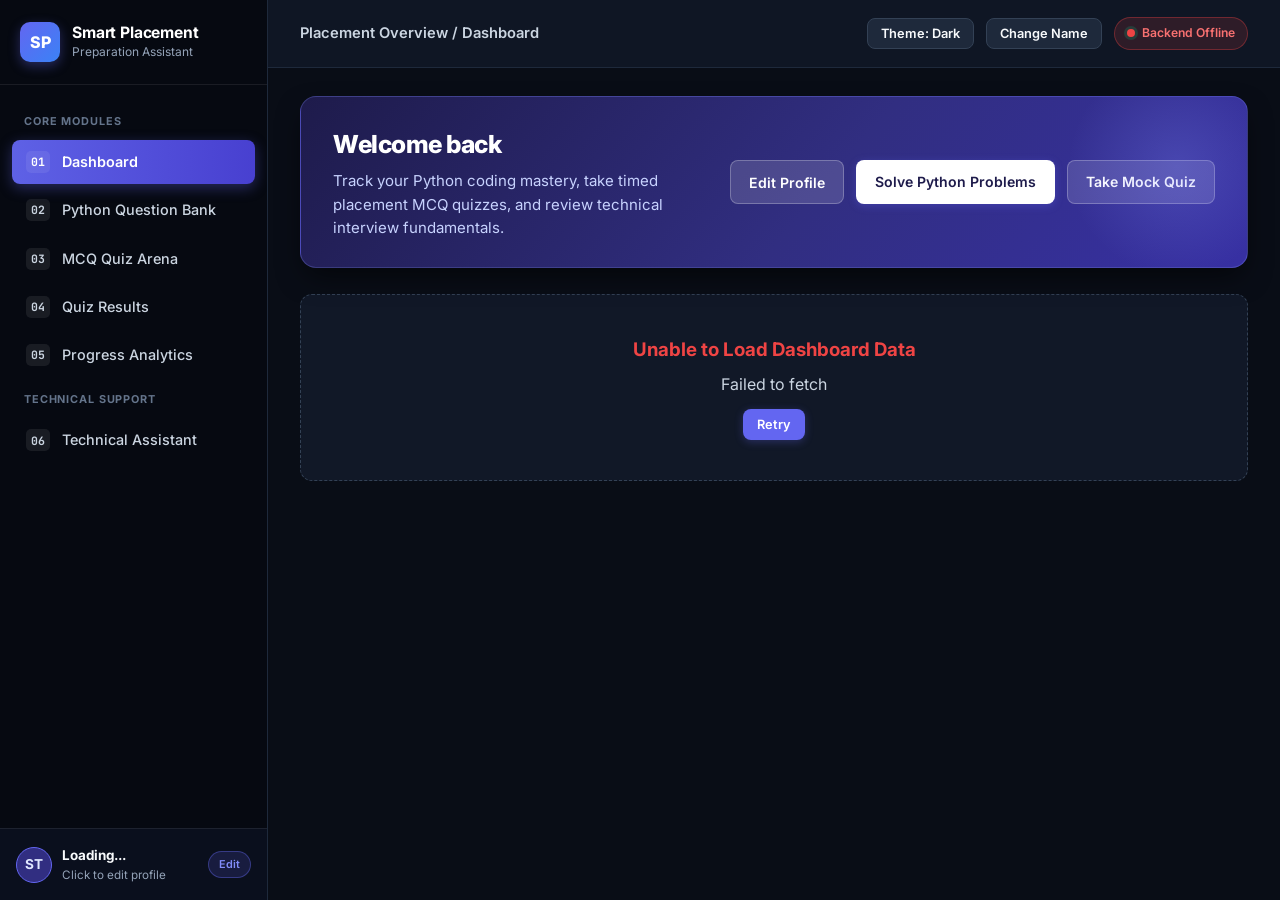
<file: frontend/index.html>
<!DOCTYPE html>
<html lang="en">
<head>
  <meta charset="UTF-8" />
  <meta name="viewport" content="width=device-width, initial-scale=1.0" />
  <title>Dashboard - Smart Placement Preparation Assistant</title>
  <link rel="stylesheet" href="css/style.css" />
</head>
<body>
  <div class="app-shell">
    <!-- Sidebar Navigation -->
    <aside class="sidebar" id="sidebar">
      <div class="sidebar-brand">
        <div class="brand-logo">SP</div>
        <div class="brand-text">
          <h1>Smart Placement</h1>
          <span>Preparation Assistant</span>
        </div>
      </div>

      <nav class="sidebar-nav">
        <span class="nav-section-label">Core Modules</span>
        <a href="index.html" class="nav-link active">
          <span class="nav-icon">01</span>
          <span>Dashboard</span>
        </a>
        <a href="questions.html" class="nav-link">
          <span class="nav-icon">02</span>
          <span>Python Question Bank</span>
        </a>
        <a href="quiz.html" class="nav-link">
          <span class="nav-icon">03</span>
          <span>MCQ Quiz Arena</span>
        </a>
        <a href="results.html" class="nav-link">
          <span class="nav-icon">04</span>
          <span>Quiz Results</span>
        </a>
        <a href="progress.html" class="nav-link">
          <span class="nav-icon">05</span>
          <span>Progress Analytics</span>
        </a>
        <span class="nav-section-label">Technical Support</span>
        <a href="chatbot.html" class="nav-link">
          <span class="nav-icon">06</span>
          <span>Technical Assistant</span>
        </a>
      </nav>

      <div class="sidebar-footer">
        <div class="student-mini-card" id="sidebar-student-card" onclick="openProfileModal()" style="cursor:pointer;" title="Click to change your name and profile">
          <div class="student-avatar" id="sidebar-student-avatar">ST</div>
          <div class="student-info" style="flex:1;">
            <strong id="sidebar-student-name">Loading...</strong>
            <small id="sidebar-student-meta">Click to edit profile</small>
          </div>
          <span class="badge badge-category" style="font-size:0.68rem;">Edit</span>
        </div>
      </div>
    </aside>

    <!-- Main Content Wrapper -->
    <div class="main-wrapper">
      <header class="topbar">
        <div class="topbar-left">
          <button class="mobile-menu-btn" id="mobile-menu-btn" aria-label="Toggle Menu">Menu</button>
          <span class="page-breadcrumb">Placement Overview / Dashboard</span>
        </div>
        <div class="topbar-right">
          <div class="api-status-pill" id="api-status-pill">
            <span class="status-dot"></span>
            <span>Connecting to API...</span>
          </div>
        </div>
      </header>

      <main class="main-content">
        <!-- Hero Banner -->
        <section class="hero-banner">
          <div class="hero-text">
            <h2 id="student-welcome-name">Welcome back</h2>
            <p id="student-target-role">
              Track your Python coding mastery, take timed placement MCQ quizzes, and review technical interview fundamentals.
            </p>
          </div>
          <div class="hero-actions">
            <button type="button" class="btn btn-light" onclick="openProfileModal()">
              Edit Profile
            </button>
            <a href="questions.html" class="btn btn-primary" style="background:#ffffff; color:#1e1b4b;">
              Solve Python Problems
            </a>
            <a href="quiz.html" class="btn btn-light">
              Take Mock Quiz
            </a>
          </div>
        </section>

        <!-- Loading State -->
        <div id="dashboard-loading" class="state-box">
          <div class="spinner"></div>
          <p>Retrieving real-time metrics from SQLite database...</p>
        </div>

        <!-- Error State -->
        <div id="dashboard-error" class="state-box" style="display:none;"></div>

        <!-- Dynamic Dashboard Content -->
        <div id="dashboard-content" style="display:none;">
          <!-- 5 Key Stat Cards -->
          <section class="stats-grid">
            <div class="stat-card">
              <div class="stat-card-top">
                <span class="stat-label">Available Questions</span>
                <div class="stat-icon indigo">QB</div>
              </div>
              <div class="stat-value" id="stat-total-questions">0</div>
              <div class="stat-meta">Across 6 core placement categories</div>
            </div>

            <div class="stat-card">
              <div class="stat-card-top">
                <span class="stat-label">Questions Attempted</span>
                <div class="stat-icon sky">AT</div>
              </div>
              <div class="stat-value" id="stat-attempted">0</div>
              <div class="stat-meta">Unique coding problems started</div>
            </div>

            <div class="stat-card">
              <div class="stat-card-top">
                <span class="stat-label">Questions Completed</span>
                <div class="stat-icon emerald">OK</div>
              </div>
              <div class="stat-value" id="stat-completed">0</div>
              <div class="stat-meta">Verified and marked completed</div>
            </div>

            <div class="stat-card">
              <div class="stat-card-top">
                <span class="stat-label">Average Quiz Score</span>
                <div class="stat-icon amber">QZ</div>
              </div>
              <div class="stat-value" id="stat-avg-quiz">0%</div>
              <div class="stat-meta" id="stat-quiz-meta">0 Quizzes Taken</div>
            </div>

            <div class="stat-card">
              <div class="stat-card-top">
                <span class="stat-label">Overall Preparation</span>
                <span class="badge badge-category" id="stat-readiness-label">Active</span>
              </div>
              <div class="stat-value" id="stat-overall-progress">0%</div>
              <div class="progress-track" style="margin-top:10px;">
                <div class="progress-fill" id="overall-progress-bar" style="width:0%;"></div>
              </div>
            </div>
          </section>

          <!-- Main Two-Column Grid -->
          <div class="grid-2col">
            <!-- Recently Attempted Questions -->
            <div class="card">
              <div class="card-header">
                <h3>Recently Attempted Questions</h3>
                <a href="questions.html" class="btn btn-secondary btn-sm">View All 32</a>
              </div>
              <div class="card-body">
                <div class="activity-list" id="recent-attempts-list"></div>
              </div>
            </div>

            <!-- Right Column: Recommended Practice Topics + Difficulty Breakdown -->
            <div style="display:flex; flex-direction:column; gap:22px;">
              <div class="card">
                <div class="card-header">
                  <h3>Recommended Practice Topics</h3>
                  <a href="progress.html" class="btn btn-secondary btn-sm">Analytics</a>
                </div>
                <div class="card-body">
                  <div class="activity-list" id="recommended-topics-list"></div>
                </div>
              </div>

              <div class="card">
                <div class="card-header">
                  <h3>Completion by Difficulty Level</h3>
                </div>
                <div class="card-body" id="difficulty-breakdown-container"></div>
              </div>
            </div>
          </div>
        </div>
      </main>
    </div>
  </div>

  <script src="js/app.js"></script>
  <script src="js/dashboard.js"></script>
</body>
</html>
</file>
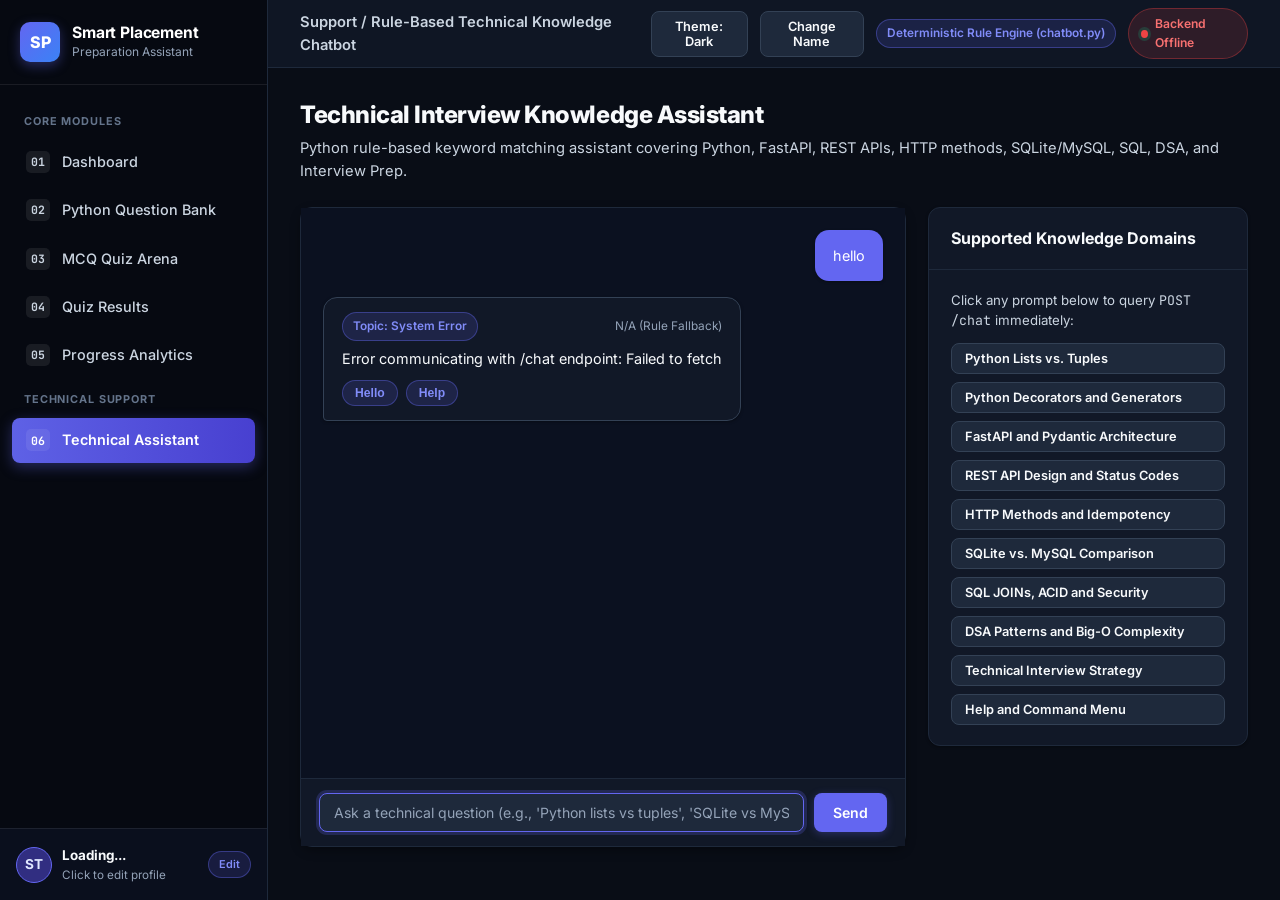
<file: frontend/chatbot.html>
<!DOCTYPE html>
<html lang="en">
<head>
  <meta charset="UTF-8" />
  <meta name="viewport" content="width=device-width, initial-scale=1.0" />
  <title>Technical Chatbot - Smart Placement Preparation Assistant</title>
  <link rel="stylesheet" href="css/style.css" />
</head>
<body>
  <div class="app-shell">
    <!-- Sidebar -->
    <aside class="sidebar" id="sidebar">
      <div class="sidebar-brand">
        <div class="brand-logo">SP</div>
        <div class="brand-text">
          <h1>Smart Placement</h1>
          <span>Preparation Assistant</span>
        </div>
      </div>

      <nav class="sidebar-nav">
        <span class="nav-section-label">Core Modules</span>
        <a href="index.html" class="nav-link">
          <span class="nav-icon">01</span>
          <span>Dashboard</span>
        </a>
        <a href="questions.html" class="nav-link">
          <span class="nav-icon">02</span>
          <span>Python Question Bank</span>
        </a>
        <a href="quiz.html" class="nav-link">
          <span class="nav-icon">03</span>
          <span>MCQ Quiz Arena</span>
        </a>
        <a href="results.html" class="nav-link">
          <span class="nav-icon">04</span>
          <span>Quiz Results</span>
        </a>
        <a href="progress.html" class="nav-link">
          <span class="nav-icon">05</span>
          <span>Progress Analytics</span>
        </a>
        <span class="nav-section-label">Technical Support</span>
        <a href="chatbot.html" class="nav-link active">
          <span class="nav-icon">06</span>
          <span>Technical Assistant</span>
        </a>
      </nav>

      <div class="sidebar-footer">
        <div class="student-mini-card" id="sidebar-student-card" onclick="openProfileModal()" style="cursor:pointer;" title="Click to change your name and profile">
          <div class="student-avatar" id="sidebar-student-avatar">ST</div>
          <div class="student-info" style="flex:1;">
            <strong id="sidebar-student-name">Loading...</strong>
            <small id="sidebar-student-meta">Click to edit profile</small>
          </div>
          <span class="badge badge-category" style="font-size:0.68rem;">Edit</span>
        </div>
      </div>
    </aside>

    <!-- Main Content -->
    <div class="main-wrapper">
      <header class="topbar">
        <div class="topbar-left">
          <button class="mobile-menu-btn" id="mobile-menu-btn" aria-label="Toggle Menu">Menu</button>
          <span class="page-breadcrumb">Support / Rule-Based Technical Knowledge Chatbot</span>
        </div>
        <div class="topbar-right">
          <span class="badge badge-category">Deterministic Rule Engine (chatbot.py)</span>
          <div class="api-status-pill" id="api-status-pill">
            <span class="status-dot"></span>
            <span>Connected</span>
          </div>
        </div>
      </header>

      <main class="main-content">
        <div class="page-header">
          <div class="page-title-group">
            <h2>Technical Interview Knowledge Assistant</h2>
            <p>
              Python rule-based keyword matching assistant covering Python, FastAPI, REST APIs, HTTP methods, SQLite/MySQL, SQL, DSA, and Interview Prep.
            </p>
          </div>
        </div>

        <div class="chat-layout">
          <!-- Main Chat Window -->
          <div class="chat-container">
            <div class="chat-messages" id="chat-messages"></div>

            <form id="chat-form" class="chat-input-bar">
              <input
                type="text"
                id="chat-input"
                class="form-input"
                placeholder="Ask a technical question (e.g., 'Python lists vs tuples', 'SQLite vs MySQL', 'HTTP methods', 'FastAPI')..."
                autocomplete="off"
              />
              <button type="submit" id="chat-send-btn" class="btn btn-primary">
                Send
              </button>
            </form>
          </div>

          <!-- Right Sidebar: Supported Topics & Quick Prompts -->
          <div class="card">
            <div class="card-header">
              <h3>Supported Knowledge Domains</h3>
            </div>
            <div class="card-body">
              <p style="font-size:0.83rem; color:var(--text-secondary); margin-bottom:12px;">
                Click any prompt below to query <code>POST /chat</code> immediately:
              </p>
              <div style="display:flex; flex-direction:column; gap:8px;">
                <button class="btn btn-secondary btn-sm" style="justify-content:flex-start;" onclick="sendPresetQuery('Explain Python lists vs tuples and mutability')">
                  Python Lists vs. Tuples
                </button>
                <button class="btn btn-secondary btn-sm" style="justify-content:flex-start;" onclick="sendPresetQuery('What are Python decorators, generators, and GIL?')">
                  Python Decorators and Generators
                </button>
                <button class="btn btn-secondary btn-sm" style="justify-content:flex-start;" onclick="sendPresetQuery('How does FastAPI and Pydantic validation work?')">
                  FastAPI and Pydantic Architecture
                </button>
                <button class="btn btn-secondary btn-sm" style="justify-content:flex-start;" onclick="sendPresetQuery('Explain REST API principles and status codes')">
                  REST API Design and Status Codes
                </button>
                <button class="btn btn-secondary btn-sm" style="justify-content:flex-start;" onclick="sendPresetQuery('Explain HTTP methods GET POST PUT PATCH DELETE and idempotency')">
                  HTTP Methods and Idempotency
                </button>
                <button class="btn btn-secondary btn-sm" style="justify-content:flex-start;" onclick="sendPresetQuery('Difference between SQLite and MySQL')">
                  SQLite vs. MySQL Comparison
                </button>
                <button class="btn btn-secondary btn-sm" style="justify-content:flex-start;" onclick="sendPresetQuery('Explain SQL JOINs, ACID properties, and SQL injection')">
                  SQL JOINs, ACID and Security
                </button>
                <button class="btn btn-secondary btn-sm" style="justify-content:flex-start;" onclick="sendPresetQuery('Data structures and algorithms Big O complexity')">
                  DSA Patterns and Big-O Complexity
                </button>
                <button class="btn btn-secondary btn-sm" style="justify-content:flex-start;" onclick="sendPresetQuery('Technical interview tips and coding round strategy')">
                  Technical Interview Strategy
                </button>
                <button class="btn btn-secondary btn-sm" style="justify-content:flex-start;" onclick="sendPresetQuery('Help')">
                  Help and Command Menu
                </button>
              </div>
            </div>
          </div>
        </div>
      </main>
    </div>
  </div>

  <script src="js/app.js"></script>
  <script src="js/chatbot.js"></script>
</body>
</html>
</file>
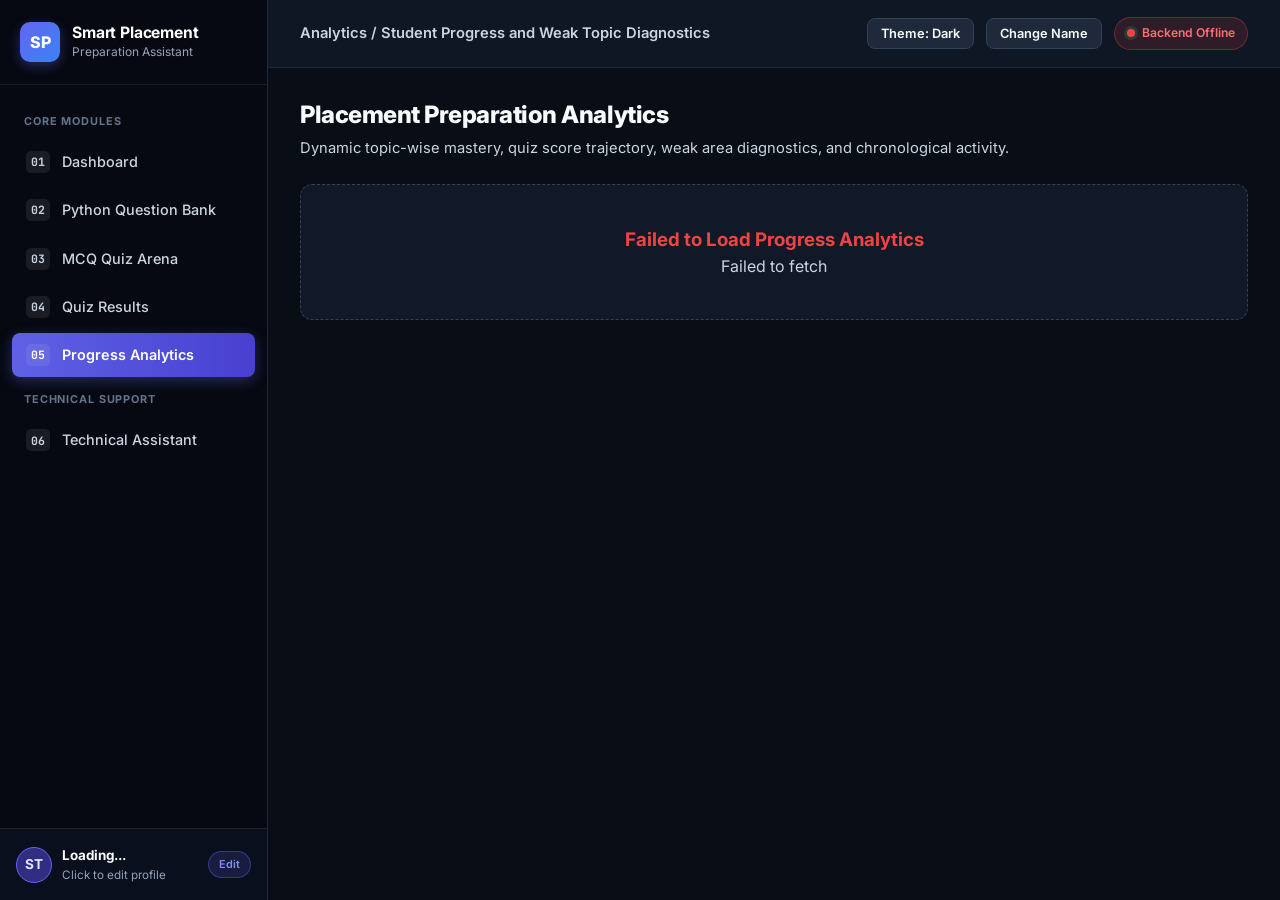
<file: frontend/progress.html>
<!DOCTYPE html>
<html lang="en">
<head>
  <meta charset="UTF-8" />
  <meta name="viewport" content="width=device-width, initial-scale=1.0" />
  <title>Progress Analytics - Smart Placement Preparation Assistant</title>
  <link rel="stylesheet" href="css/style.css" />
</head>
<body>
  <div class="app-shell">
    <!-- Sidebar -->
    <aside class="sidebar" id="sidebar">
      <div class="sidebar-brand">
        <div class="brand-logo">SP</div>
        <div class="brand-text">
          <h1>Smart Placement</h1>
          <span>Preparation Assistant</span>
        </div>
      </div>

      <nav class="sidebar-nav">
        <span class="nav-section-label">Core Modules</span>
        <a href="index.html" class="nav-link">
          <span class="nav-icon">01</span>
          <span>Dashboard</span>
        </a>
        <a href="questions.html" class="nav-link">
          <span class="nav-icon">02</span>
          <span>Python Question Bank</span>
        </a>
        <a href="quiz.html" class="nav-link">
          <span class="nav-icon">03</span>
          <span>MCQ Quiz Arena</span>
        </a>
        <a href="results.html" class="nav-link">
          <span class="nav-icon">04</span>
          <span>Quiz Results</span>
        </a>
        <a href="progress.html" class="nav-link active">
          <span class="nav-icon">05</span>
          <span>Progress Analytics</span>
        </a>
        <span class="nav-section-label">Technical Support</span>
        <a href="chatbot.html" class="nav-link">
          <span class="nav-icon">06</span>
          <span>Technical Assistant</span>
        </a>
      </nav>

      <div class="sidebar-footer">
        <div class="student-mini-card" id="sidebar-student-card" onclick="openProfileModal()" style="cursor:pointer;" title="Click to change your name and profile">
          <div class="student-avatar" id="sidebar-student-avatar">ST</div>
          <div class="student-info" style="flex:1;">
            <strong id="sidebar-student-name">Loading...</strong>
            <small id="sidebar-student-meta">Click to edit profile</small>
          </div>
          <span class="badge badge-category" style="font-size:0.68rem;">Edit</span>
        </div>
      </div>
    </aside>

    <!-- Main Content -->
    <div class="main-wrapper">
      <header class="topbar">
        <div class="topbar-left">
          <button class="mobile-menu-btn" id="mobile-menu-btn" aria-label="Toggle Menu">Menu</button>
          <span class="page-breadcrumb">Analytics / Student Progress and Weak Topic Diagnostics</span>
        </div>
        <div class="topbar-right">
          <div class="api-status-pill" id="api-status-pill">
            <span class="status-dot"></span>
            <span>Connected</span>
          </div>
        </div>
      </header>

      <main class="main-content">
        <div class="page-header">
          <div class="page-title-group">
            <h2>Placement Preparation Analytics</h2>
            <p>Dynamic topic-wise mastery, quiz score trajectory, weak area diagnostics, and chronological activity.</p>
          </div>
        </div>

        <div id="progress-loading" class="state-box">
          <div class="spinner"></div>
          <p>Calculating analytics from SQLite records...</p>
        </div>

        <div id="progress-error" class="state-box" style="display:none;"></div>

        <div id="progress-content" style="display:none;">
          <!-- Top KPI Cards -->
          <section class="stats-grid">
            <div class="stat-card">
              <div class="stat-card-top">
                <span class="stat-label">Questions Attempted</span>
                <div class="stat-icon sky">AT</div>
              </div>
              <div class="stat-value" id="prog-attempted">0 / 32</div>
              <div class="stat-meta" id="prog-study-time">0 mins logged</div>
            </div>

            <div class="stat-card">
              <div class="stat-card-top">
                <span class="stat-label">Questions Completed</span>
                <div class="stat-icon emerald">OK</div>
              </div>
              <div class="stat-value" id="prog-completed">0 (0%)</div>
              <div class="stat-meta">Verified problem completions</div>
            </div>

            <div class="stat-card">
              <div class="stat-card-top">
                <span class="stat-label">Average Quiz Score</span>
                <div class="stat-icon amber">QZ</div>
              </div>
              <div class="stat-value" id="prog-avg-quiz">0%</div>
              <div class="stat-meta" id="prog-high-quiz">Highest Score: 0%</div>
            </div>

            <div class="stat-card">
              <div class="stat-card-top">
                <span class="stat-label">Overall Readiness Index</span>
                <div class="stat-icon indigo">RI</div>
              </div>
              <div class="stat-value" id="prog-readiness">0%</div>
              <div class="stat-meta">Weighted Coding (60%) + Quiz (40%)</div>
            </div>
          </section>

          <!-- Charts Row -->
          <div class="grid-equal">
            <div class="card">
              <div class="card-header">
                <h3>Topic-Wise Performance and Mastery Breakdown</h3>
              </div>
              <div class="card-body" id="topic-performance-chart"></div>
            </div>

            <div class="card">
              <div class="card-header">
                <h3>Quiz Score Trajectory (%)</h3>
              </div>
              <div class="card-body" id="quiz-trend-chart"></div>
            </div>
          </div>

          <!-- Weak Topics + Unified Recent Activity -->
          <div class="grid-2col">
            <div class="card">
              <div class="card-header">
                <h3>Recent Activity Timeline (Coding + Quizzes)</h3>
              </div>
              <div class="card-body">
                <div class="activity-list" id="recent-activity-feed"></div>
              </div>
            </div>

            <div class="card">
              <div class="card-header">
                <h3>Priority Focus Areas (Weak Topics)</h3>
              </div>
              <div class="card-body">
                <p style="font-size:0.84rem; color:var(--text-secondary); margin-bottom:14px;">
                  Topics below 65% combined mastery are prioritized below for targeted practice:
                </p>
                <div class="activity-list" id="weak-topics-container"></div>
              </div>
            </div>
          </div>
        </div>
      </main>
    </div>
  </div>

  <script src="js/app.js"></script>
  <script src="js/progress.js"></script>
</body>
</html>
</file>
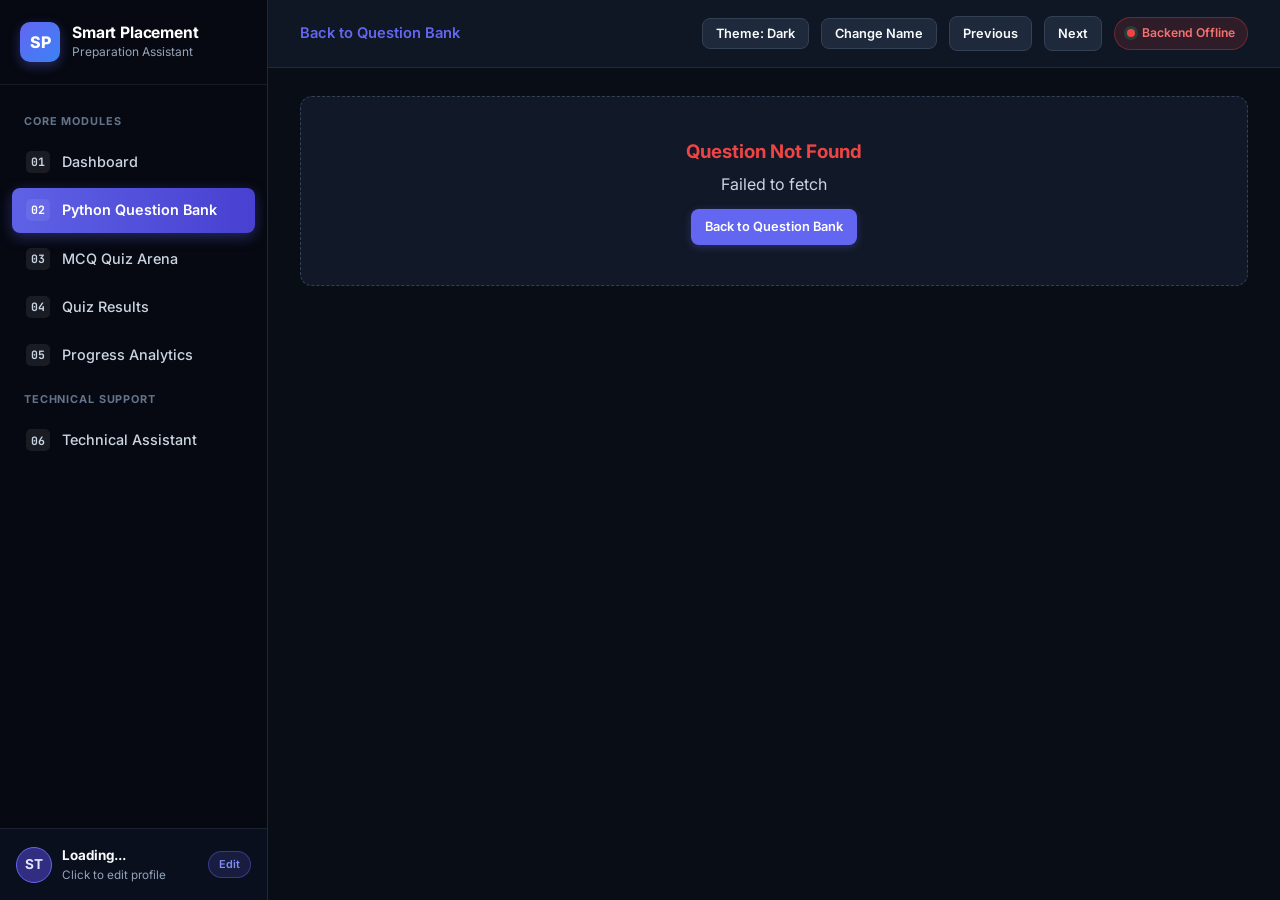
<file: frontend/question-detail.html>
<!DOCTYPE html>
<html lang="en">
<head>
  <meta charset="UTF-8" />
  <meta name="viewport" content="width=device-width, initial-scale=1.0" />
  <title>Question Workspace - Smart Placement Preparation Assistant</title>
  <link rel="stylesheet" href="css/style.css" />
</head>
<body>
  <div class="app-shell">
    <!-- Sidebar -->
    <aside class="sidebar" id="sidebar">
      <div class="sidebar-brand">
        <div class="brand-logo">SP</div>
        <div class="brand-text">
          <h1>Smart Placement</h1>
          <span>Preparation Assistant</span>
        </div>
      </div>

      <nav class="sidebar-nav">
        <span class="nav-section-label">Core Modules</span>
        <a href="index.html" class="nav-link">
          <span class="nav-icon">01</span>
          <span>Dashboard</span>
        </a>
        <a href="questions.html" class="nav-link active">
          <span class="nav-icon">02</span>
          <span>Python Question Bank</span>
        </a>
        <a href="quiz.html" class="nav-link">
          <span class="nav-icon">03</span>
          <span>MCQ Quiz Arena</span>
        </a>
        <a href="results.html" class="nav-link">
          <span class="nav-icon">04</span>
          <span>Quiz Results</span>
        </a>
        <a href="progress.html" class="nav-link">
          <span class="nav-icon">05</span>
          <span>Progress Analytics</span>
        </a>
        <span class="nav-section-label">Technical Support</span>
        <a href="chatbot.html" class="nav-link">
          <span class="nav-icon">06</span>
          <span>Technical Assistant</span>
        </a>
      </nav>

      <div class="sidebar-footer">
        <div class="student-mini-card" id="sidebar-student-card" onclick="openProfileModal()" style="cursor:pointer;" title="Click to change your name and profile">
          <div class="student-avatar" id="sidebar-student-avatar">ST</div>
          <div class="student-info" style="flex:1;">
            <strong id="sidebar-student-name">Loading...</strong>
            <small id="sidebar-student-meta">Click to edit profile</small>
          </div>
          <span class="badge badge-category" style="font-size:0.68rem;">Edit</span>
        </div>
      </div>
    </aside>

    <!-- Main Content -->
    <div class="main-wrapper">
      <header class="topbar">
        <div class="topbar-left">
          <button class="mobile-menu-btn" id="mobile-menu-btn" aria-label="Toggle Menu">Menu</button>
          <span class="page-breadcrumb">
            <a href="questions.html" style="color:var(--primary);">Back to Question Bank</a>
          </span>
        </div>
        <div class="topbar-right">
          <a href="#" id="prev-question-link" class="btn btn-secondary btn-sm">Previous</a>
          <a href="#" id="next-question-link" class="btn btn-secondary btn-sm">Next</a>
          <div class="api-status-pill" id="api-status-pill">
            <span class="status-dot"></span>
            <span>Connected</span>
          </div>
        </div>
      </header>

      <main class="main-content">
        <div id="detail-loading" class="state-box">
          <div class="spinner"></div>
          <p>Loading problem specification...</p>
        </div>

        <div id="detail-error" class="state-box" style="display:none;"></div>

        <div id="question-detail-workspace" class="workspace-grid" style="display:none;">
          <!-- Left Panel: Problem Statement & Examples -->
          <div class="card">
            <div class="card-header">
              <div>
                <span class="question-id-tag" id="q-id-label">Question #1</span>
                <h3 id="q-title" style="font-size:1.25rem; margin-top:4px;">Problem Title</h3>
              </div>
              <div id="q-status-slot"></div>
            </div>
            <div class="card-body">
              <div style="display:flex; gap:8px; align-items:center; flex-wrap:wrap; margin-bottom:16px;">
                <span class="badge badge-category" id="q-category-badge">Category</span>
                <span id="q-difficulty-slot"></span>
                <span style="font-size:0.8rem; color:var(--text-muted); margin-left:auto;" id="q-attempts-count">
                  0 attempts
                </span>
              </div>

              <h4 style="font-size:0.9rem; color:var(--text-secondary); text-transform:uppercase; letter-spacing:0.05em;">
                Problem Description
              </h4>
              <p id="q-description" style="margin-top:8px; margin-bottom:20px; font-size:0.95rem;"></p>

              <h4 style="font-size:0.85rem; color:var(--text-secondary);">Sample Input</h4>
              <pre class="io-box" id="q-sample-input"></pre>

              <h4 style="font-size:0.85rem; color:var(--text-secondary); margin-top:16px;">Expected Output</h4>
              <pre class="io-box" id="q-expected-output"></pre>

              <div style="margin-top:20px;">
                <button type="button" id="btn-toggle-hint" class="btn btn-secondary btn-sm">
                  Show Approach and Hint
                </button>
                <div id="explanation-box" class="hint-box" style="display:none;">
                  <strong>Optimal Approach and Explanation:</strong>
                  <p id="q-explanation" style="margin-top:4px;"></p>
                </div>
              </div>
            </div>
          </div>

          <!-- Right Panel: Solution Editor & Attempt Submission -->
          <div class="card">
            <div class="card-header">
              <h3>Python Solution and Practice Log</h3>
              <span class="badge badge-not-started">Safe Sandbox Mode (No Server Exec)</span>
            </div>
            <div class="card-body">
              <label for="solution-code" style="display:block; font-size:0.84rem; font-weight:600; margin-bottom:8px;">
                Your Python 3 Implementation:
              </label>
              <textarea id="solution-code" class="code-editor" spellcheck="false"></textarea>

              <div style="display:grid; grid-template-columns: 1fr 160px; gap:14px; margin-top:16px;">
                <div>
                  <label for="solution-notes" style="display:block; font-size:0.82rem; font-weight:600; margin-bottom:6px;">
                    Revision Notes / Time and Space Complexity:
                  </label>
                  <input
                    type="text"
                    id="solution-notes"
                    class="form-input"
                    placeholder="e.g., O(n) time, O(n) space using hash map"
                  />
                </div>
                <div>
                  <label for="solution-time" style="display:block; font-size:0.82rem; font-weight:600; margin-bottom:6px;">
                    Time Spent (mins):
                  </label>
                  <input type="number" id="solution-time" class="form-input" value="10" min="1" max="300" />
                </div>
              </div>

              <div style="display:flex; gap:12px; margin-top:20px; flex-wrap:wrap;">
                <button type="button" id="btn-save-attempt" class="btn btn-secondary">
                  Save Progress (Attempted)
                </button>
                <button type="button" id="btn-mark-completed" class="btn btn-success">
                  Submit and Mark as Completed
                </button>
              </div>
            </div>
          </div>
        </div>
      </main>
    </div>
  </div>

  <script src="js/app.js"></script>
  <script src="js/questions.js"></script>
</body>
</html>
</file>
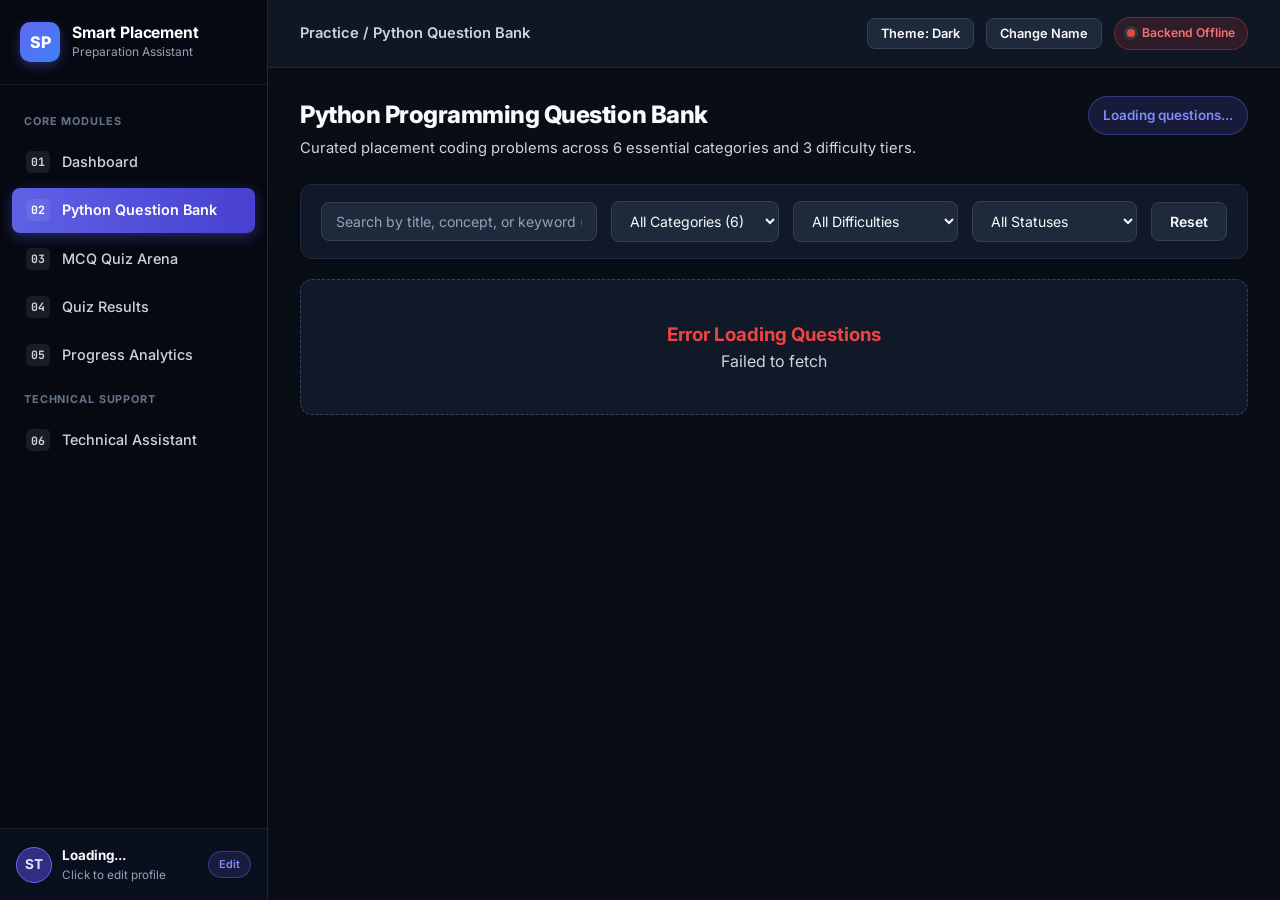
<file: frontend/questions.html>
<!DOCTYPE html>
<html lang="en">
<head>
  <meta charset="UTF-8" />
  <meta name="viewport" content="width=device-width, initial-scale=1.0" />
  <title>Python Question Bank - Smart Placement Preparation Assistant</title>
  <link rel="stylesheet" href="css/style.css" />
</head>
<body>
  <div class="app-shell">
    <!-- Sidebar -->
    <aside class="sidebar" id="sidebar">
      <div class="sidebar-brand">
        <div class="brand-logo">SP</div>
        <div class="brand-text">
          <h1>Smart Placement</h1>
          <span>Preparation Assistant</span>
        </div>
      </div>

      <nav class="sidebar-nav">
        <span class="nav-section-label">Core Modules</span>
        <a href="index.html" class="nav-link">
          <span class="nav-icon">01</span>
          <span>Dashboard</span>
        </a>
        <a href="questions.html" class="nav-link active">
          <span class="nav-icon">02</span>
          <span>Python Question Bank</span>
        </a>
        <a href="quiz.html" class="nav-link">
          <span class="nav-icon">03</span>
          <span>MCQ Quiz Arena</span>
        </a>
        <a href="results.html" class="nav-link">
          <span class="nav-icon">04</span>
          <span>Quiz Results</span>
        </a>
        <a href="progress.html" class="nav-link">
          <span class="nav-icon">05</span>
          <span>Progress Analytics</span>
        </a>
        <span class="nav-section-label">Technical Support</span>
        <a href="chatbot.html" class="nav-link">
          <span class="nav-icon">06</span>
          <span>Technical Assistant</span>
        </a>
      </nav>

      <div class="sidebar-footer">
        <div class="student-mini-card" id="sidebar-student-card" onclick="openProfileModal()" style="cursor:pointer;" title="Click to change your name and profile">
          <div class="student-avatar" id="sidebar-student-avatar">ST</div>
          <div class="student-info" style="flex:1;">
            <strong id="sidebar-student-name">Loading...</strong>
            <small id="sidebar-student-meta">Click to edit profile</small>
          </div>
          <span class="badge badge-category" style="font-size:0.68rem;">Edit</span>
        </div>
      </div>
    </aside>

    <!-- Main Content -->
    <div class="main-wrapper">
      <header class="topbar">
        <div class="topbar-left">
          <button class="mobile-menu-btn" id="mobile-menu-btn" aria-label="Toggle Menu">Menu</button>
          <span class="page-breadcrumb">Practice / Python Question Bank</span>
        </div>
        <div class="topbar-right">
          <div class="api-status-pill" id="api-status-pill">
            <span class="status-dot"></span>
            <span>Connecting to API...</span>
          </div>
        </div>
      </header>

      <main class="main-content">
        <div class="page-header">
          <div class="page-title-group">
            <h2>Python Programming Question Bank</h2>
            <p>Curated placement coding problems across 6 essential categories and 3 difficulty tiers.</p>
          </div>
          <div>
            <span class="badge badge-category" id="questions-count-label" style="font-size:0.84rem; padding:8px 14px;">
              Loading questions...
            </span>
          </div>
        </div>

        <!-- Search & Filter Bar -->
        <section class="filter-bar">
          <div class="search-input-wrap">
            <input
              type="text"
              id="filter-search"
              class="search-input"
              placeholder="Search by title, concept, or keyword (e.g., anagram, binary search, dict)..."
            />
          </div>

          <select id="filter-category" class="select-input" aria-label="Filter by category">
            <option value="all">All Categories (6)</option>
            <option value="Strings">Strings</option>
            <option value="Lists">Lists</option>
            <option value="Dictionaries">Dictionaries</option>
            <option value="Functions">Functions</option>
            <option value="Number problems">Number problems</option>
            <option value="Basic algorithms">Basic algorithms</option>
          </select>

          <select id="filter-difficulty" class="select-input" aria-label="Filter by difficulty">
            <option value="all">All Difficulties</option>
            <option value="Beginner">Beginner</option>
            <option value="Intermediate">Intermediate</option>
            <option value="Advanced">Advanced</option>
          </select>

          <select id="filter-status" class="select-input" aria-label="Filter by status">
            <option value="all">All Statuses</option>
            <option value="Completed">Completed</option>
            <option value="Attempted">Attempted</option>
            <option value="Not Started">Not Started</option>
          </select>

          <button type="button" id="reset-filters-btn" class="btn btn-secondary">
            Reset
          </button>
        </section>

        <!-- Questions Grid -->
        <section class="question-grid" id="questions-grid"></section>
      </main>
    </div>
  </div>

  <script src="js/app.js"></script>
  <script src="js/questions.js"></script>
</body>
</html>
</file>
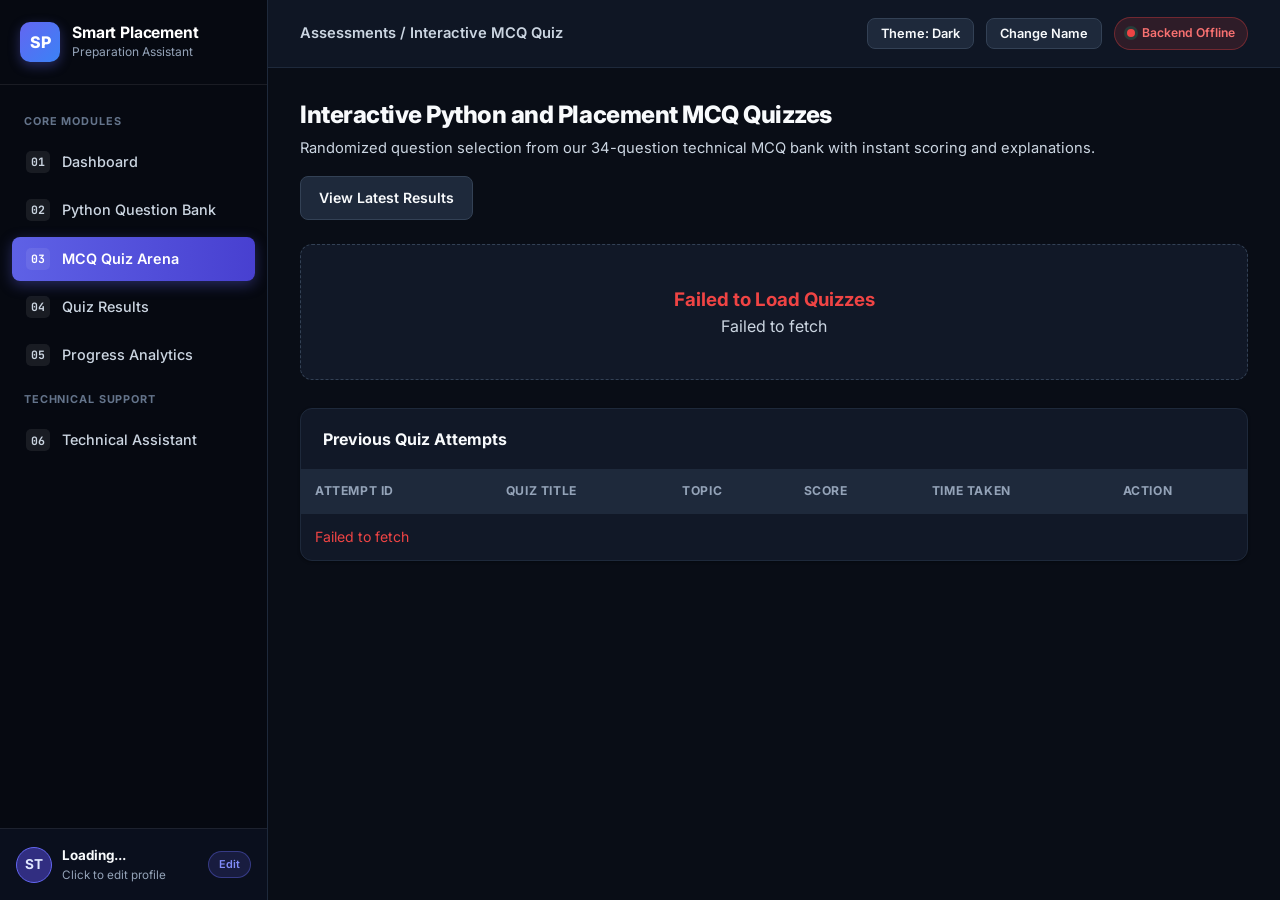
<file: frontend/quiz.html>
<!DOCTYPE html>
<html lang="en">
<head>
  <meta charset="UTF-8" />
  <meta name="viewport" content="width=device-width, initial-scale=1.0" />
  <title>MCQ Quiz Arena - Smart Placement Preparation Assistant</title>
  <link rel="stylesheet" href="css/style.css" />
</head>
<body>
  <div class="app-shell">
    <!-- Sidebar -->
    <aside class="sidebar" id="sidebar">
      <div class="sidebar-brand">
        <div class="brand-logo">SP</div>
        <div class="brand-text">
          <h1>Smart Placement</h1>
          <span>Preparation Assistant</span>
        </div>
      </div>

      <nav class="sidebar-nav">
        <span class="nav-section-label">Core Modules</span>
        <a href="index.html" class="nav-link">
          <span class="nav-icon">01</span>
          <span>Dashboard</span>
        </a>
        <a href="questions.html" class="nav-link">
          <span class="nav-icon">02</span>
          <span>Python Question Bank</span>
        </a>
        <a href="quiz.html" class="nav-link active">
          <span class="nav-icon">03</span>
          <span>MCQ Quiz Arena</span>
        </a>
        <a href="results.html" class="nav-link">
          <span class="nav-icon">04</span>
          <span>Quiz Results</span>
        </a>
        <a href="progress.html" class="nav-link">
          <span class="nav-icon">05</span>
          <span>Progress Analytics</span>
        </a>
        <span class="nav-section-label">Technical Support</span>
        <a href="chatbot.html" class="nav-link">
          <span class="nav-icon">06</span>
          <span>Technical Assistant</span>
        </a>
      </nav>

      <div class="sidebar-footer">
        <div class="student-mini-card" id="sidebar-student-card" onclick="openProfileModal()" style="cursor:pointer;" title="Click to change your name and profile">
          <div class="student-avatar" id="sidebar-student-avatar">ST</div>
          <div class="student-info" style="flex:1;">
            <strong id="sidebar-student-name">Loading...</strong>
            <small id="sidebar-student-meta">Click to edit profile</small>
          </div>
          <span class="badge badge-category" style="font-size:0.68rem;">Edit</span>
        </div>
      </div>
    </aside>

    <!-- Main Content -->
    <div class="main-wrapper">
      <header class="topbar">
        <div class="topbar-left">
          <button class="mobile-menu-btn" id="mobile-menu-btn" aria-label="Toggle Menu">Menu</button>
          <span class="page-breadcrumb">Assessments / Interactive MCQ Quiz</span>
        </div>
        <div class="topbar-right">
          <div class="api-status-pill" id="api-status-pill">
            <span class="status-dot"></span>
            <span>Connected</span>
          </div>
        </div>
      </header>

      <main class="main-content">
        <!-- Quiz Catalog Section -->
        <section id="quiz-catalog-section">
          <div class="page-header">
            <div class="page-title-group">
              <h2>Interactive Python and Placement MCQ Quizzes</h2>
              <p>Randomized question selection from our 34-question technical MCQ bank with instant scoring and explanations.</p>
            </div>
            <a href="results.html" class="btn btn-secondary">View Latest Results</a>
          </div>

          <div class="quiz-catalog-grid" id="quiz-catalog-grid"></div>

          <!-- Previous Quiz Attempts Table -->
          <div class="card">
            <div class="card-header">
              <h3>Previous Quiz Attempts</h3>
            </div>
            <div class="card-body" style="padding:0; overflow-x:auto;">
              <table class="data-table">
                <thead>
                  <tr>
                    <th>Attempt ID</th>
                    <th>Quiz Title</th>
                    <th>Topic</th>
                    <th>Score</th>
                    <th>Time Taken</th>
                    <th>Action</th>
                  </tr>
                </thead>
                <tbody id="quiz-page-history-body"></tbody>
              </table>
            </div>
          </div>
        </section>

        <!-- Active Quiz Runner Section -->
        <section id="quiz-runner-section" style="display:none;">
          <div class="card" style="margin-bottom:20px; position:sticky; top:76px; z-index:40; border-color:var(--primary);">
            <div class="card-body" style="display:flex; justify-content:space-between; align-items:center; flex-wrap:wrap; gap:12px; padding:14px 22px;">
              <div>
                <h3 id="active-quiz-title" style="font-size:1.1rem;">Quiz Title</h3>
                <small id="active-quiz-subtitle" style="color:var(--text-secondary);"></small>
              </div>
              <div style="display:flex; align-items:center; gap:14px;">
                <span class="badge badge-category" id="quiz-answered-counter" style="font-size:0.85rem; padding:6px 12px;">
                  0 / 10 Answered
                </span>
                <span class="badge badge-intermediate" id="quiz-timer-display" style="font-size:0.85rem; padding:6px 12px;">
                  Time: 00:00
                </span>
                <button type="button" class="btn btn-secondary btn-sm" onclick="cancelActiveQuiz()">
                  Cancel
                </button>
              </div>
            </div>
          </div>

          <div id="quiz-questions-container"></div>

          <div style="display:flex; justify-content:flex-end; gap:14px; margin-top:20px;">
            <button type="button" class="btn btn-secondary" onclick="cancelActiveQuiz()">
              Discard Attempt
            </button>
            <button type="button" id="btn-submit-quiz" class="btn btn-primary" onclick="submitActiveQuiz()">
              Submit Quiz and View Score
            </button>
          </div>
        </section>
      </main>
    </div>
  </div>

  <script src="js/app.js"></script>
  <script src="js/quiz.js"></script>
</body>
</html>
</file>
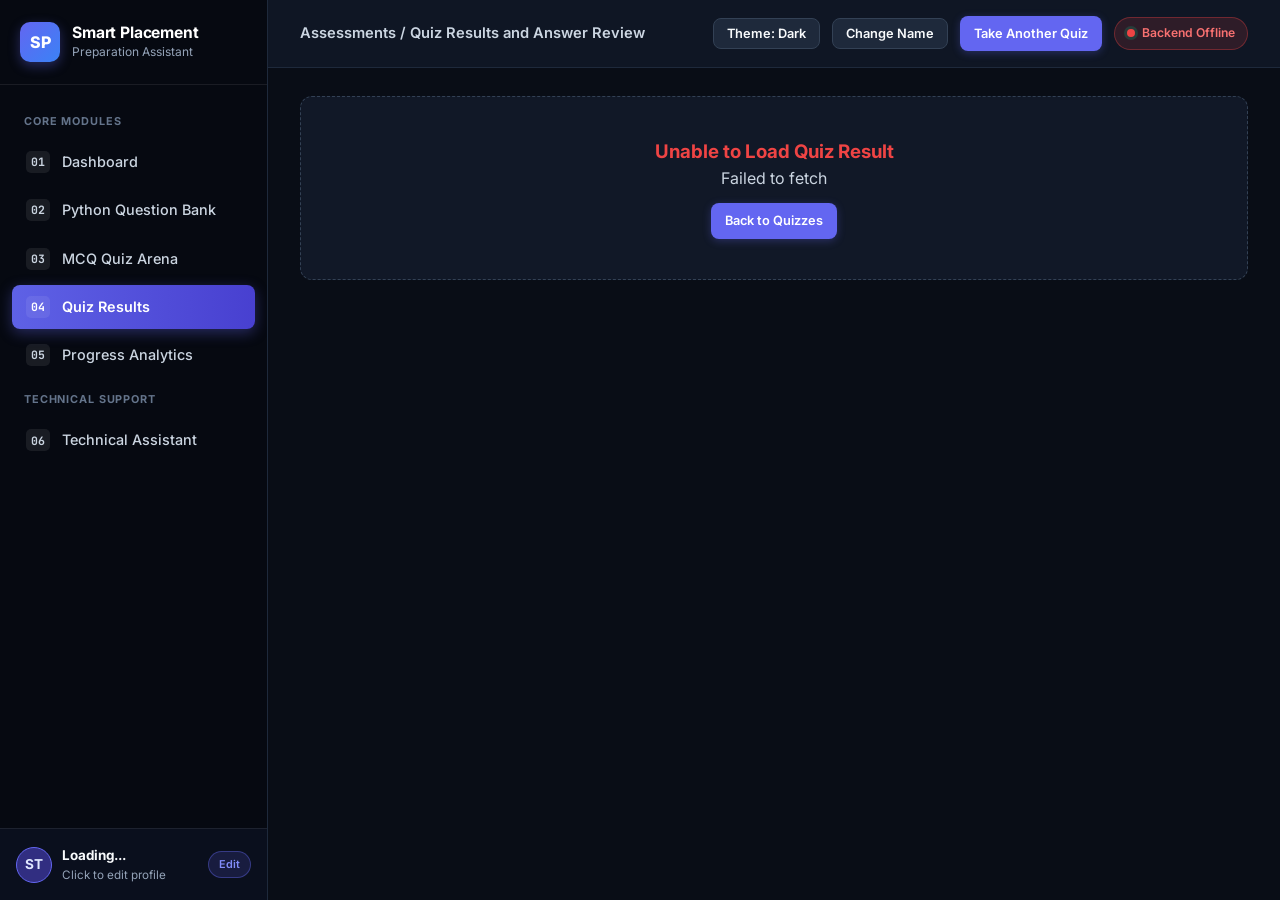
<file: frontend/results.html>
<!DOCTYPE html>
<html lang="en">
<head>
  <meta charset="UTF-8" />
  <meta name="viewport" content="width=device-width, initial-scale=1.0" />
  <title>Quiz Results and Answer Review - Smart Placement Preparation Assistant</title>
  <link rel="stylesheet" href="css/style.css" />
</head>
<body>
  <div class="app-shell">
    <!-- Sidebar -->
    <aside class="sidebar" id="sidebar">
      <div class="sidebar-brand">
        <div class="brand-logo">SP</div>
        <div class="brand-text">
          <h1>Smart Placement</h1>
          <span>Preparation Assistant</span>
        </div>
      </div>

      <nav class="sidebar-nav">
        <span class="nav-section-label">Core Modules</span>
        <a href="index.html" class="nav-link">
          <span class="nav-icon">01</span>
          <span>Dashboard</span>
        </a>
        <a href="questions.html" class="nav-link">
          <span class="nav-icon">02</span>
          <span>Python Question Bank</span>
        </a>
        <a href="quiz.html" class="nav-link">
          <span class="nav-icon">03</span>
          <span>MCQ Quiz Arena</span>
        </a>
        <a href="results.html" class="nav-link active">
          <span class="nav-icon">04</span>
          <span>Quiz Results</span>
        </a>
        <a href="progress.html" class="nav-link">
          <span class="nav-icon">05</span>
          <span>Progress Analytics</span>
        </a>
        <span class="nav-section-label">Technical Support</span>
        <a href="chatbot.html" class="nav-link">
          <span class="nav-icon">06</span>
          <span>Technical Assistant</span>
        </a>
      </nav>

      <div class="sidebar-footer">
        <div class="student-mini-card" id="sidebar-student-card" onclick="openProfileModal()" style="cursor:pointer;" title="Click to change your name and profile">
          <div class="student-avatar" id="sidebar-student-avatar">ST</div>
          <div class="student-info" style="flex:1;">
            <strong id="sidebar-student-name">Loading...</strong>
            <small id="sidebar-student-meta">Click to edit profile</small>
          </div>
          <span class="badge badge-category" style="font-size:0.68rem;">Edit</span>
        </div>
      </div>
    </aside>

    <!-- Main Content -->
    <div class="main-wrapper">
      <header class="topbar">
        <div class="topbar-left">
          <button class="mobile-menu-btn" id="mobile-menu-btn" aria-label="Toggle Menu">Menu</button>
          <span class="page-breadcrumb">Assessments / Quiz Results and Answer Review</span>
        </div>
        <div class="topbar-right">
          <a href="quiz.html" class="btn btn-primary btn-sm">Take Another Quiz</a>
          <div class="api-status-pill" id="api-status-pill">
            <span class="status-dot"></span>
            <span>Connected</span>
          </div>
        </div>
      </header>

      <main class="main-content" id="results-page-container">
        <div class="page-header">
          <div class="page-title-group">
            <h2 id="res-quiz-title">Quiz Assessment Report</h2>
            <p>Detailed score breakdown, correct vs. incorrect answer analysis, and technical explanations.</p>
          </div>
        </div>

        <!-- Score Summary Cards -->
        <section class="stats-grid">
          <div class="stat-card">
            <div class="stat-card-top">
              <span class="stat-label">Questions Correct</span>
              <div class="stat-icon emerald">OK</div>
            </div>
            <div class="stat-value" id="res-score-value">0 / 0</div>
            <div class="stat-meta">Verified against answer key</div>
          </div>

          <div class="stat-card">
            <div class="stat-card-top">
              <span class="stat-label">Percentage Score</span>
              <div class="stat-icon indigo">%</div>
            </div>
            <div class="stat-value" id="res-percentage">0%</div>
            <div class="stat-meta">Saved to SQLite quiz_attempts</div>
          </div>

          <div class="stat-card">
            <div class="stat-card-top">
              <span class="stat-label">Performance Standing</span>
              <div class="stat-icon amber">GR</div>
            </div>
            <div class="stat-value" id="res-grade" style="font-size:1.25rem;">-</div>
            <div class="stat-meta">Placement benchmark evaluation</div>
          </div>

          <div class="stat-card">
            <div class="stat-card-top">
              <span class="stat-label">Completion Time</span>
              <div class="stat-icon sky">TM</div>
            </div>
            <div class="stat-value" id="res-time">0s</div>
            <div class="stat-meta">Total duration recorded</div>
          </div>
        </section>

        <!-- Question-by-Question Review -->
        <div class="card" style="margin-bottom:26px;">
          <div class="card-header">
            <h3>Question-by-Question Answer Review</h3>
          </div>
          <div class="card-body" id="res-reviews-list"></div>
        </div>

        <!-- All Past Quiz Attempts -->
        <div class="card">
          <div class="card-header">
            <h3>All Saved Quiz Attempts (Click Any Attempt to Review)</h3>
          </div>
          <div class="card-body" style="padding:0; overflow-x:auto;">
            <table class="data-table">
              <thead>
                <tr>
                  <th>Attempt ID</th>
                  <th>Quiz Title</th>
                  <th>Category</th>
                  <th>Score</th>
                  <th>Duration</th>
                  <th>Review</th>
                </tr>
              </thead>
              <tbody id="results-history-tbody"></tbody>
            </table>
          </div>
        </div>
      </main>
    </div>
  </div>

  <script src="js/app.js"></script>
  <script src="js/quiz.js"></script>
</body>
</html>
</file>
<file: frontend/css/style.css>
/* ==========================================================================
   Smart Placement Preparation Assistant — Modern Dark SaaS Design System
   Default: Dark Mode | Supports Light Mode toggle via [data-theme="light"]
   ========================================================================== */

@import url('https://fonts.googleapis.com/css2?family=Inter:wght@400;500;600;700;800&family=JetBrains+Mono:wght@400;500;600&display=swap');

:root {
  /* Core Dark Mode Palette (Default) */
  --bg-body: #090d16;
  --bg-surface: #111827;
  --bg-subtle: #1e293b;
  --bg-topbar: rgba(17, 24, 39, 0.88);
  --bg-chat: #0b1120;
  --bg-code: #060911;
  --bg-sidebar: #060911;
  --bg-sidebar-hover: #1e293b;

  /* Brand & Accent */
  --primary: #6366f1;
  --primary-hover: #818cf8;
  --primary-light: rgba(99, 102, 241, 0.16);
  --primary-border: rgba(99, 102, 241, 0.4);
  --accent: #38bdf8;

  /* Semantic Status (Dark-Optimized) */
  --success: #10b981;
  --success-bg: rgba(16, 185, 129, 0.14);
  --success-border: rgba(16, 185, 129, 0.35);
  --success-text: #34d399;

  --warning: #f59e0b;
  --warning-bg: rgba(245, 158, 11, 0.14);
  --warning-border: rgba(245, 158, 11, 0.35);
  --warning-text: #fbbf24;

  --danger: #ef4444;
  --danger-bg: rgba(239, 68, 68, 0.14);
  --danger-border: rgba(239, 68, 68, 0.35);
  --danger-text: #f87171;

  --info: #3b82f6;
  --info-bg: rgba(59, 130, 246, 0.15);
  --info-border: rgba(59, 130, 246, 0.35);
  --info-text: #60a5fa;

  /* Hint Box */
  --hint-bg: rgba(99, 102, 241, 0.12);
  --hint-text: #e0e7ff;

  /* Typography & Borders */
  --text-main: #f8fafc;
  --text-secondary: #cbd5e1;
  --text-muted: #94a3b8;
  --border-color: #1e293b;
  --border-strong: #334155;

  /* Layout & Shadows */
  --sidebar-width: 268px;
  --radius-sm: 8px;
  --radius-md: 12px;
  --radius-lg: 16px;
  --shadow-xs: 0 1px 3px rgba(0, 0, 0, 0.35);
  --shadow-sm: 0 4px 12px -2px rgba(0, 0, 0, 0.45);
  --shadow-md: 0 12px 28px -6px rgba(0, 0, 0, 0.6);
  --transition: all 0.2s cubic-bezier(0.16, 1, 0.3, 1);
}

[data-theme="light"] {
  --bg-body: #f8fafc;
  --bg-surface: #ffffff;
  --bg-subtle: #f1f5f9;
  --bg-topbar: rgba(255, 255, 255, 0.88);
  --bg-chat: #f8fafc;
  --bg-code: #0f172a;
  --bg-sidebar: #0f172a;
  --bg-sidebar-hover: #1e293b;

  --primary: #4f46e5;
  --primary-hover: #4338ca;
  --primary-light: #eef2ff;
  --primary-border: #c7d2fe;
  --accent: #0ea5e9;

  --success: #10b981;
  --success-bg: #ecfdf5;
  --success-border: #a7f3d0;
  --success-text: #065f46;

  --warning: #f59e0b;
  --warning-bg: #fffbeb;
  --warning-border: #fde68a;
  --warning-text: #92400e;

  --danger: #ef4444;
  --danger-bg: #fef2f2;
  --danger-border: #fecaca;
  --danger-text: #991b1b;

  --info: #3b82f6;
  --info-bg: #eff6ff;
  --info-border: #bfdbfe;
  --info-text: #1e40af;

  --hint-bg: #eef2ff;
  --hint-text: #1e1b4b;

  --text-main: #0f172a;
  --text-secondary: #475569;
  --text-muted: #64748b;
  --border-color: #e2e8f0;
  --border-strong: #cbd5e1;

  --shadow-xs: 0 1px 2px rgba(15, 23, 42, 0.04);
  --shadow-sm: 0 2px 8px -2px rgba(15, 23, 42, 0.06), 0 1px 3px rgba(15, 23, 42, 0.04);
  --shadow-md: 0 10px 25px -5px rgba(15, 23, 42, 0.08), 0 4px 10px -3px rgba(15, 23, 42, 0.04);
}

* {
  box-sizing: border-box;
  margin: 0;
  padding: 0;
}

html, body {
  height: 100%;
  font-family: 'Inter', -apple-system, BlinkMacSystemFont, 'Segoe UI', Roboto, sans-serif;
  background-color: var(--bg-body);
  color: var(--text-main);
  line-height: 1.55;
  -webkit-font-smoothing: antialiased;
}

code, pre, textarea.code-editor {
  font-family: 'JetBrains Mono', Consolas, Monaco, monospace;
}

a {
  color: inherit;
  text-decoration: none;
}

/* ==========================================================================
   App Layout & Sidebar Navigation
   ========================================================================== */

.app-shell {
  display: flex;
  min-height: 100vh;
}

.sidebar {
  width: var(--sidebar-width);
  background: var(--bg-sidebar);
  color: #f8fafc;
  display: flex;
  flex-direction: column;
  position: fixed;
  top: 0;
  left: 0;
  bottom: 0;
  z-index: 100;
  border-right: 1px solid var(--border-color);
  transition: transform 0.25s ease;
}

.sidebar-brand {
  padding: 22px 20px;
  display: flex;
  align-items: center;
  gap: 12px;
  border-bottom: 1px solid rgba(255, 255, 255, 0.08);
}

.brand-logo {
  width: 40px;
  height: 40px;
  border-radius: 10px;
  background: linear-gradient(135deg, #6366f1 0%, #3b82f6 100%);
  display: flex;
  align-items: center;
  justify-content: center;
  font-weight: 800;
  font-size: 1rem;
  color: #ffffff;
  box-shadow: 0 4px 12px rgba(99, 102, 241, 0.35);
  flex-shrink: 0;
}

.brand-text h1 {
  font-size: 0.98rem;
  font-weight: 700;
  letter-spacing: -0.01em;
  color: #ffffff;
  line-height: 1.25;
}

.brand-text span {
  font-size: 0.75rem;
  color: #94a3b8;
  display: block;
}

.sidebar-nav {
  padding: 18px 12px;
  flex: 1;
  display: flex;
  flex-direction: column;
  gap: 4px;
  overflow-y: auto;
}

.nav-section-label {
  font-size: 0.68rem;
  text-transform: uppercase;
  letter-spacing: 0.08em;
  color: #64748b;
  font-weight: 700;
  padding: 10px 12px 6px;
}

.nav-link {
  display: flex;
  align-items: center;
  gap: 12px;
  padding: 11px 14px;
  border-radius: var(--radius-sm);
  font-size: 0.9rem;
  font-weight: 500;
  color: #cbd5e1;
  transition: var(--transition);
}

.nav-link:hover {
  background: var(--bg-sidebar-hover);
  color: #ffffff;
}

.nav-link.active {
  background: linear-gradient(90deg, rgba(99, 102, 241, 0.95), rgba(79, 70, 229, 0.9));
  color: #ffffff;
  font-weight: 600;
  box-shadow: 0 4px 14px rgba(99, 102, 241, 0.35);
}

.nav-icon {
  width: 24px;
  height: 22px;
  border-radius: 5px;
  background: rgba(255, 255, 255, 0.08);
  display: inline-flex;
  align-items: center;
  justify-content: center;
  font-size: 0.72rem;
  font-weight: 700;
  font-family: 'JetBrains Mono', monospace;
}

.sidebar-footer {
  padding: 16px;
  border-top: 1px solid rgba(255, 255, 255, 0.08);
  background: rgba(15, 23, 42, 0.5);
}

.student-mini-card {
  display: flex;
  align-items: center;
  gap: 10px;
}

.student-avatar {
  width: 36px;
  height: 36px;
  border-radius: 50%;
  background: #312e81;
  border: 1px solid #6366f1;
  color: #e0e7ff;
  display: flex;
  align-items: center;
  justify-content: center;
  font-weight: 700;
  font-size: 0.85rem;
  flex-shrink: 0;
}

.student-info {
  overflow: hidden;
}

.student-info strong {
  display: block;
  font-size: 0.84rem;
  color: #f8fafc;
  white-space: nowrap;
  overflow: hidden;
  text-overflow: ellipsis;
}

.student-info small {
  font-size: 0.73rem;
  color: #94a3b8;
  display: block;
}

/* ==========================================================================
   Main Content Area & Topbar
   ========================================================================== */

.main-wrapper {
  flex: 1;
  margin-left: var(--sidebar-width);
  display: flex;
  flex-direction: column;
  min-width: 0;
}

.topbar {
  height: 68px;
  background: var(--bg-topbar);
  backdrop-filter: blur(12px);
  border-bottom: 1px solid var(--border-color);
  padding: 0 32px;
  display: flex;
  align-items: center;
  justify-content: space-between;
  position: sticky;
  top: 0;
  z-index: 50;
}

.topbar-left {
  display: flex;
  align-items: center;
  gap: 14px;
}

.mobile-menu-btn {
  display: none;
  background: var(--bg-subtle);
  border: 1px solid var(--border-strong);
  border-radius: var(--radius-sm);
  padding: 7px 12px;
  cursor: pointer;
  font-size: 0.82rem;
  font-weight: 600;
  color: var(--text-main);
}

.page-breadcrumb {
  font-size: 0.92rem;
  font-weight: 600;
  color: var(--text-secondary);
}

.topbar-right {
  display: flex;
  align-items: center;
  gap: 12px;
}

.api-status-pill {
  display: inline-flex;
  align-items: center;
  gap: 7px;
  padding: 6px 12px;
  border-radius: 999px;
  font-size: 0.76rem;
  font-weight: 600;
  background: var(--success-bg);
  color: var(--success-text);
  border: 1px solid var(--success-border);
}

.status-dot {
  width: 8px;
  height: 8px;
  border-radius: 50%;
  background: var(--success);
  box-shadow: 0 0 0 3px rgba(16, 185, 129, 0.2);
}

.status-dot.offline {
  background: var(--danger);
}

.main-content {
  padding: 28px 32px 48px;
  max-width: 1380px;
  width: 100%;
  margin: 0 auto;
}

/* ==========================================================================
   Page Headers & Banners
   ========================================================================== */

.hero-banner {
  background: linear-gradient(130deg, #1e1b4b 0%, #312e81 55%, #3730a3 100%);
  border: 1px solid rgba(129, 140, 248, 0.28);
  border-radius: var(--radius-lg);
  padding: 28px 32px;
  color: #ffffff;
  display: flex;
  align-items: center;
  justify-content: space-between;
  gap: 24px;
  margin-bottom: 26px;
  box-shadow: var(--shadow-md);
  position: relative;
  overflow: hidden;
}

.hero-banner::after {
  content: "";
  position: absolute;
  right: -40px;
  top: -40px;
  width: 220px;
  height: 220px;
  border-radius: 50%;
  background: radial-gradient(circle, rgba(129, 140, 248, 0.25) 0%, transparent 70%);
  pointer-events: none;
}

.hero-text h2 {
  font-size: 1.55rem;
  font-weight: 800;
  letter-spacing: -0.02em;
  margin-bottom: 6px;
}

.hero-text p {
  color: #c7d2fe;
  font-size: 0.94rem;
  max-width: 640px;
}

.hero-actions {
  display: flex;
  gap: 12px;
  flex-shrink: 0;
  flex-wrap: wrap;
}

.page-header {
  display: flex;
  align-items: flex-start;
  justify-content: space-between;
  gap: 16px;
  margin-bottom: 24px;
  flex-wrap: wrap;
}

.page-title-group h2 {
  font-size: 1.5rem;
  font-weight: 800;
  color: var(--text-main);
  letter-spacing: -0.02em;
}

.page-title-group p {
  font-size: 0.92rem;
  color: var(--text-secondary);
  margin-top: 4px;
}

/* ==========================================================================
   Buttons & Inputs
   ========================================================================== */

.btn {
  display: inline-flex;
  align-items: center;
  justify-content: center;
  gap: 8px;
  padding: 10px 18px;
  border-radius: var(--radius-sm);
  font-size: 0.88rem;
  font-weight: 600;
  cursor: pointer;
  border: 1px solid transparent;
  transition: var(--transition);
  text-decoration: none;
  font-family: inherit;
}

.btn:disabled {
  opacity: 0.6;
  cursor: not-allowed;
}

.btn-primary {
  background: var(--primary);
  color: #ffffff;
  box-shadow: 0 2px 8px rgba(99, 102, 241, 0.3);
}

.btn-primary:hover:not(:disabled) {
  background: var(--primary-hover);
  transform: translateY(-1px);
}

.btn-secondary {
  background: var(--bg-subtle);
  color: var(--text-main);
  border-color: var(--border-strong);
}

.btn-secondary:hover:not(:disabled) {
  border-color: var(--primary);
  background: var(--primary-light);
}

.btn-success {
  background: var(--success);
  color: #ffffff;
}

.btn-success:hover:not(:disabled) {
  background: #059669;
}

.btn-light {
  background: rgba(255, 255, 255, 0.14);
  color: #ffffff;
  border-color: rgba(255, 255, 255, 0.25);
}

.btn-light:hover {
  background: rgba(255, 255, 255, 0.24);
}

.btn-sm {
  padding: 7px 13px;
  font-size: 0.8rem;
}

/* ==========================================================================
   Stat Cards & Grids
   ========================================================================== */

.stats-grid {
  display: grid;
  grid-template-columns: repeat(auto-fit, minmax(220px, 1fr));
  gap: 18px;
  margin-bottom: 26px;
}

.stat-card {
  background: var(--bg-surface);
  border: 1px solid var(--border-color);
  border-radius: var(--radius-md);
  padding: 20px;
  box-shadow: var(--shadow-xs);
  transition: var(--transition);
  display: flex;
  flex-direction: column;
  justify-content: space-between;
}

.stat-card:hover {
  box-shadow: var(--shadow-sm);
  border-color: var(--primary-border);
}

.stat-card-top {
  display: flex;
  align-items: center;
  justify-content: space-between;
  margin-bottom: 12px;
}

.stat-label {
  font-size: 0.82rem;
  font-weight: 600;
  color: var(--text-secondary);
}

.stat-icon {
  width: 38px;
  height: 38px;
  border-radius: 10px;
  display: flex;
  align-items: center;
  justify-content: center;
  font-size: 0.8rem;
  font-weight: 800;
  font-family: 'JetBrains Mono', monospace;
}

.stat-icon.indigo { background: var(--primary-light); color: var(--primary-hover); border: 1px solid var(--primary-border); }
.stat-icon.emerald { background: var(--success-bg); color: var(--success-text); border: 1px solid var(--success-border); }
.stat-icon.amber { background: var(--warning-bg); color: var(--warning-text); border: 1px solid var(--warning-border); }
.stat-icon.sky { background: var(--info-bg); color: var(--info-text); border: 1px solid var(--info-border); }

.stat-value {
  font-size: 1.85rem;
  font-weight: 800;
  color: var(--text-main);
  letter-spacing: -0.03em;
  line-height: 1.15;
}

.stat-meta {
  margin-top: 8px;
  font-size: 0.78rem;
  color: var(--text-muted);
  display: flex;
  align-items: center;
  gap: 6px;
}

/* ==========================================================================
   Cards, Panels & Progress Bars
   ========================================================================== */

.grid-2col {
  display: grid;
  grid-template-columns: 1.35fr 1fr;
  gap: 22px;
  margin-bottom: 24px;
}

.grid-equal {
  display: grid;
  grid-template-columns: repeat(auto-fit, minmax(340px, 1fr));
  gap: 22px;
  margin-bottom: 24px;
}

.card {
  background: var(--bg-surface);
  border: 1px solid var(--border-color);
  border-radius: var(--radius-md);
  box-shadow: var(--shadow-xs);
  overflow: hidden;
}

.card-header {
  padding: 18px 22px;
  border-bottom: 1px solid var(--border-color);
  display: flex;
  align-items: center;
  justify-content: space-between;
  gap: 12px;
}

.card-header h3 {
  font-size: 1rem;
  font-weight: 700;
  color: var(--text-main);
}

.card-body {
  padding: 20px 22px;
}

.progress-track {
  width: 100%;
  height: 10px;
  background: var(--bg-subtle);
  border-radius: 999px;
  overflow: hidden;
}

.progress-fill {
  height: 100%;
  border-radius: 999px;
  background: linear-gradient(90deg, var(--primary) 0%, var(--accent) 100%);
  transition: width 0.5s ease;
}

.progress-fill.success {
  background: linear-gradient(90deg, #10b981 0%, #34d399 100%);
}

.progress-fill.warning {
  background: linear-gradient(90deg, #f59e0b 0%, #fbbf24 100%);
}

/* ==========================================================================
   Badges & Pills
   ========================================================================== */

.badge {
  display: inline-flex;
  align-items: center;
  gap: 5px;
  padding: 4px 10px;
  border-radius: 999px;
  font-size: 0.74rem;
  font-weight: 600;
  white-space: nowrap;
}

.badge-beginner {
  background: var(--success-bg);
  color: var(--success-text);
  border: 1px solid var(--success-border);
}

.badge-intermediate {
  background: var(--warning-bg);
  color: var(--warning-text);
  border: 1px solid var(--warning-border);
}

.badge-advanced {
  background: var(--danger-bg);
  color: var(--danger-text);
  border: 1px solid var(--danger-border);
}

.badge-category {
  background: var(--primary-light);
  color: var(--primary-hover);
  border: 1px solid var(--primary-border);
}

.badge-completed {
  background: var(--success-bg);
  color: var(--success-text);
  border: 1px solid var(--success-border);
}

.badge-attempted {
  background: var(--info-bg);
  color: var(--info-text);
  border: 1px solid var(--info-border);
}

.badge-not-started {
  background: var(--bg-subtle);
  color: var(--text-muted);
  border: 1px solid var(--border-strong);
}

/* ==========================================================================
   Filter Bar & Question Bank
   ========================================================================== */

.filter-bar {
  background: var(--bg-surface);
  border: 1px solid var(--border-color);
  border-radius: var(--radius-md);
  padding: 16px 20px;
  margin-bottom: 20px;
  display: flex;
  flex-wrap: wrap;
  gap: 14px;
  align-items: center;
  box-shadow: var(--shadow-xs);
}

.search-input-wrap {
  flex: 1;
  min-width: 240px;
  position: relative;
}

.search-input,
.select-input,
.form-input,
.form-textarea {
  width: 100%;
  padding: 10px 14px;
  border: 1px solid var(--border-strong);
  border-radius: var(--radius-sm);
  font-size: 0.88rem;
  font-family: inherit;
  color: var(--text-main);
  background: var(--bg-subtle);
  transition: var(--transition);
}

.search-input::placeholder,
.form-input::placeholder {
  color: var(--text-muted);
}

.search-input:focus,
.select-input:focus,
.form-input:focus,
.form-textarea:focus,
.code-editor:focus {
  outline: none;
  border-color: var(--primary);
  box-shadow: 0 0 0 3px rgba(99, 102, 241, 0.22);
}

.select-input {
  width: auto;
  min-width: 165px;
  cursor: pointer;
}

.question-grid {
  display: grid;
  grid-template-columns: repeat(auto-fill, minmax(330px, 1fr));
  gap: 18px;
}

.question-card {
  background: var(--bg-surface);
  border: 1px solid var(--border-color);
  border-radius: var(--radius-md);
  padding: 20px;
  display: flex;
  flex-direction: column;
  justify-content: space-between;
  gap: 14px;
  transition: var(--transition);
  box-shadow: var(--shadow-xs);
}

.question-card:hover {
  border-color: var(--primary);
  box-shadow: var(--shadow-md);
  transform: translateY(-2px);
}

.question-card-top {
  display: flex;
  align-items: center;
  justify-content: space-between;
  gap: 8px;
  flex-wrap: wrap;
}

.question-id-tag {
  font-family: 'JetBrains Mono', monospace;
  font-size: 0.76rem;
  font-weight: 600;
  color: var(--text-muted);
}

.question-card h3 {
  font-size: 1.03rem;
  font-weight: 700;
  color: var(--text-main);
  margin: 6px 0;
}

.question-card p {
  font-size: 0.86rem;
  color: var(--text-secondary);
  display: -webkit-box;
  -webkit-line-clamp: 2;
  -webkit-box-orient: vertical;
  overflow: hidden;
}

.question-card-footer {
  display: flex;
  align-items: center;
  justify-content: space-between;
  padding-top: 12px;
  border-top: 1px solid var(--border-color);
}

/* ==========================================================================
   Question Detail Workspace
   ========================================================================== */

.workspace-grid {
  display: grid;
  grid-template-columns: 1.05fr 1fr;
  gap: 24px;
  align-items: start;
}

.io-box {
  background: var(--bg-subtle);
  border: 1px solid var(--border-strong);
  border-radius: var(--radius-sm);
  padding: 12px 14px;
  margin-top: 8px;
  font-family: 'JetBrains Mono', monospace;
  font-size: 0.84rem;
  color: var(--text-main);
  overflow-x: auto;
}

.hint-box {
  background: var(--hint-bg);
  border-left: 4px solid var(--primary);
  padding: 14px 16px;
  border-radius: 0 var(--radius-sm) var(--radius-sm) 0;
  font-size: 0.88rem;
  color: var(--hint-text);
  margin-top: 12px;
}

.code-editor {
  width: 100%;
  min-height: 250px;
  background: var(--bg-code);
  color: #e2e8f0;
  border: 1px solid var(--border-strong);
  border-radius: var(--radius-sm);
  padding: 16px;
  font-size: 0.88rem;
  line-height: 1.6;
  resize: vertical;
}

/* ==========================================================================
   Quiz Interface & Results
   ========================================================================== */

.quiz-catalog-grid {
  display: grid;
  grid-template-columns: repeat(auto-fit, minmax(290px, 1fr));
  gap: 18px;
  margin-bottom: 28px;
}

.quiz-option-list {
  display: flex;
  flex-direction: column;
  gap: 10px;
  margin-top: 14px;
}

.quiz-option-label {
  display: flex;
  align-items: center;
  gap: 12px;
  padding: 13px 16px;
  border: 1.5px solid var(--border-strong);
  border-radius: var(--radius-sm);
  cursor: pointer;
  transition: var(--transition);
  background: var(--bg-subtle);
  color: var(--text-main);
  font-size: 0.92rem;
}

.quiz-option-label:hover {
  border-color: var(--primary);
  background: var(--primary-light);
}

.quiz-option-label.selected {
  border-color: var(--primary);
  background: var(--primary-light);
  font-weight: 600;
}

.option-key {
  width: 28px;
  height: 28px;
  border-radius: 6px;
  background: var(--bg-surface);
  border: 1px solid var(--border-strong);
  display: inline-flex;
  align-items: center;
  justify-content: center;
  font-weight: 700;
  font-size: 0.8rem;
  flex-shrink: 0;
}

.quiz-option-label.selected .option-key {
  background: var(--primary);
  color: #ffffff;
  border-color: var(--primary);
}

.review-card {
  border: 1px solid var(--border-color);
  border-radius: var(--radius-md);
  padding: 18px 20px;
  margin-bottom: 16px;
  background: var(--bg-surface);
}

.review-card.correct {
  border-left: 5px solid var(--success);
}

.review-card.incorrect {
  border-left: 5px solid var(--danger);
}

/* ==========================================================================
   Chatbot Interface
   ========================================================================== */

.chat-layout {
  display: grid;
  grid-template-columns: 1fr 320px;
  gap: 22px;
  align-items: start;
}

.chat-container {
  background: var(--bg-surface);
  border: 1px solid var(--border-color);
  border-radius: var(--radius-md);
  display: flex;
  flex-direction: column;
  height: 640px;
  box-shadow: var(--shadow-sm);
}

.chat-messages {
  flex: 1;
  padding: 22px;
  overflow-y: auto;
  display: flex;
  flex-direction: column;
  gap: 16px;
  background: var(--bg-chat);
}

.chat-bubble {
  max-width: 82%;
  padding: 14px 18px;
  border-radius: 14px;
  font-size: 0.9rem;
  line-height: 1.6;
  box-shadow: var(--shadow-xs);
}

.chat-bubble.bot {
  align-self: flex-start;
  background: var(--bg-surface);
  color: var(--text-main);
  border: 1px solid var(--border-strong);
  border-bottom-left-radius: 4px;
}

.chat-bubble.user {
  align-self: flex-end;
  background: var(--primary);
  color: #ffffff;
  border-bottom-right-radius: 4px;
}

.chat-meta-header {
  display: flex;
  align-items: center;
  justify-content: space-between;
  gap: 10px;
  margin-bottom: 6px;
  font-size: 0.74rem;
  color: var(--text-muted);
}

.chat-code-block {
  background: var(--bg-code);
  color: #f8fafc;
  border: 1px solid var(--border-strong);
  padding: 12px 14px;
  border-radius: var(--radius-sm);
  margin-top: 10px;
  font-size: 0.8rem;
  overflow-x: auto;
  white-space: pre;
}

.chip-list {
  display: flex;
  flex-wrap: wrap;
  gap: 8px;
  margin-top: 10px;
}

.topic-chip {
  background: var(--primary-light);
  color: var(--primary-hover);
  border: 1px solid var(--primary-border);
  border-radius: 999px;
  padding: 5px 12px;
  font-size: 0.76rem;
  font-weight: 600;
  cursor: pointer;
  transition: var(--transition);
}

.topic-chip:hover {
  background: var(--primary);
  color: #ffffff;
}

.chat-input-bar {
  padding: 14px 18px;
  background: var(--bg-surface);
  border-top: 1px solid var(--border-color);
  display: flex;
  gap: 10px;
}

/* ==========================================================================
   Tables, Lists & Empty/Loading States
   ========================================================================== */

.data-table {
  width: 100%;
  border-collapse: collapse;
  font-size: 0.88rem;
}

.data-table th,
.data-table td {
  padding: 12px 14px;
  text-align: left;
  border-bottom: 1px solid var(--border-color);
}

.data-table th {
  font-size: 0.76rem;
  text-transform: uppercase;
  letter-spacing: 0.05em;
  color: var(--text-muted);
  background: var(--bg-subtle);
}

.data-table tr:last-child td {
  border-bottom: none;
}

.activity-list {
  display: flex;
  flex-direction: column;
  gap: 12px;
}

.activity-item {
  display: flex;
  align-items: center;
  justify-content: space-between;
  gap: 12px;
  padding: 12px 14px;
  border: 1px solid var(--border-color);
  border-radius: var(--radius-sm);
  background: var(--bg-subtle);
  transition: var(--transition);
}

.activity-item:hover {
  border-color: var(--primary-border);
}

.state-box {
  text-align: center;
  padding: 40px 24px;
  border: 1px dashed var(--border-strong);
  border-radius: var(--radius-md);
  background: var(--bg-surface);
  color: var(--text-secondary);
}

.spinner {
  width: 32px;
  height: 32px;
  border: 3px solid var(--primary-border);
  border-top-color: var(--primary);
  border-radius: 50%;
  animation: spin 0.75s linear infinite;
  margin: 0 auto 12px;
}

@keyframes spin {
  to { transform: rotate(360deg); }
}

/* Profile Modal */
.modal-backdrop {
  position: fixed;
  inset: 0;
  background: rgba(6, 9, 17, 0.76);
  backdrop-filter: blur(6px);
  z-index: 9500;
  display: flex;
  align-items: center;
  justify-content: center;
  padding: 20px;
}

.modal-card {
  background: var(--bg-surface);
  border: 1px solid var(--border-strong);
  border-radius: var(--radius-md);
  width: 100%;
  max-width: 480px;
  box-shadow: var(--shadow-md);
  overflow: hidden;
  animation: slideIn 0.2s ease;
}

.modal-body-form {
  display: flex;
  flex-direction: column;
  gap: 14px;
}

.modal-field label {
  display: block;
  font-size: 0.82rem;
  font-weight: 600;
  color: var(--text-secondary);
  margin-bottom: 6px;
}

/* Toast Notification */
.toast-container {
  position: fixed;
  bottom: 24px;
  right: 24px;
  z-index: 9999;
  display: flex;
  flex-direction: column;
  gap: 10px;
}

.toast {
  background: #1e293b;
  color: #f8fafc;
  border: 1px solid var(--border-strong);
  padding: 13px 18px;
  border-radius: var(--radius-sm);
  box-shadow: var(--shadow-md);
  font-size: 0.86rem;
  font-weight: 500;
  display: flex;
  align-items: center;
  gap: 10px;
  border-left: 4px solid var(--primary);
  animation: slideIn 0.25s ease;
}

.toast.success { border-left-color: var(--success); }
.toast.error { border-left-color: var(--danger); }

@keyframes slideIn {
  from { opacity: 0; transform: translateY(10px); }
  to { opacity: 1; transform: translateY(0); }
}

/* ==========================================================================
   Responsive Design
   ========================================================================== */

@media (max-width: 1024px) {
  .grid-2col,
  .workspace-grid,
  .chat-layout {
    grid-template-columns: 1fr;
  }
}

@media (max-width: 768px) {
  .sidebar {
    transform: translateX(-100%);
  }
  .sidebar.open {
    transform: translateX(0);
  }
  .main-wrapper {
    margin-left: 0;
  }
  .mobile-menu-btn {
    display: inline-flex;
  }
  .topbar {
    padding: 0 18px;
  }
  .main-content {
    padding: 20px 16px 40px;
  }
  .hero-banner {
    flex-direction: column;
    align-items: flex-start;
    padding: 22px;
  }
}
</file>
